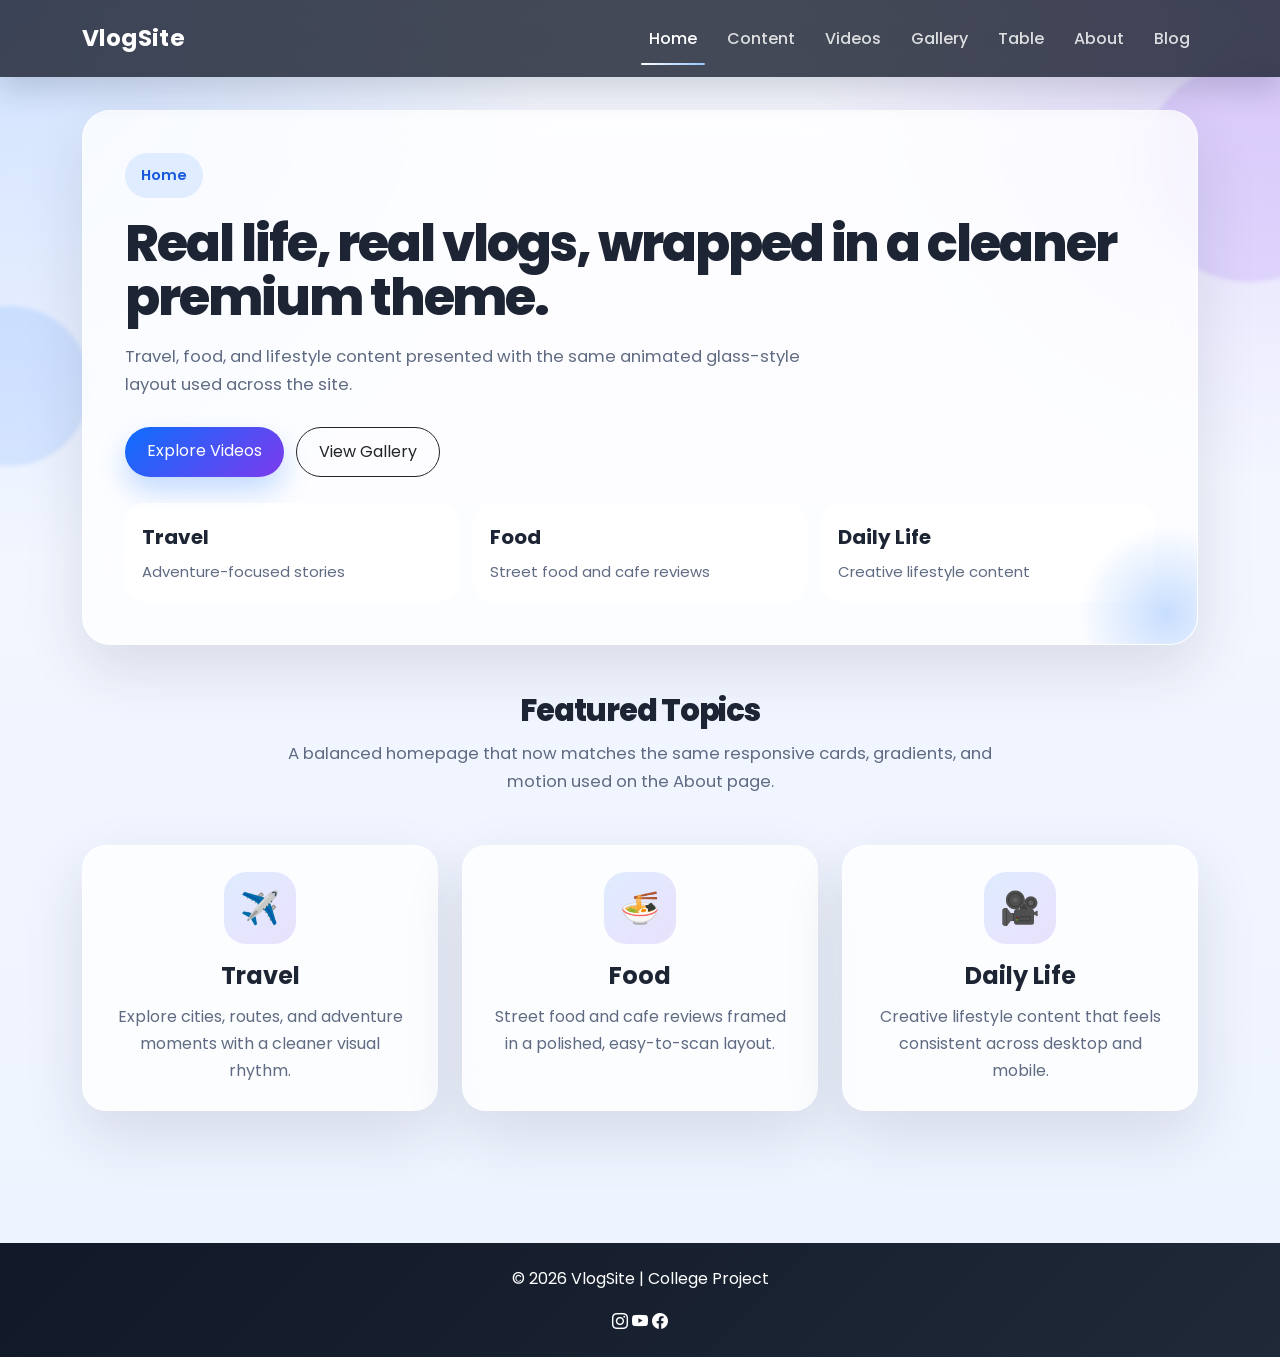
<file: index.html>
<!DOCTYPE html>
<html>
<head>
<meta charset="UTF-8">
<meta name="viewport" content="width=device-width, initial-scale=1.0">
<title>VlogSite | Home</title>
<link href="https://cdn.jsdelivr.net/npm/bootstrap@5.3.3/dist/css/bootstrap.min.css" rel="stylesheet">
<link href="https://cdn.jsdelivr.net/npm/bootstrap-icons/font/bootstrap-icons.css" rel="stylesheet">
<link rel="preconnect" href="https://fonts.googleapis.com">
<link rel="preconnect" href="https://fonts.gstatic.com" crossorigin>
<link href="https://fonts.googleapis.com/css2?family=Poppins:wght@400;500;600;700;800&display=swap" rel="stylesheet">
<link rel="stylesheet" href="style.css">
</head>

<body>

<nav class="navbar navbar-expand-lg navbar-dark fixed-top">
<div class="container">
<a class="navbar-brand fw-bold" href="index.html">VlogSite</a>
<button class="navbar-toggler" data-bs-toggle="collapse" data-bs-target="#menu">
<span class="navbar-toggler-icon"></span>
</button>
<div class="collapse navbar-collapse" id="menu">
<ul class="navbar-nav ms-auto">
<li class="nav-item"><a class="nav-link active" href="index.html">Home</a></li>
<li class="nav-item"><a class="nav-link" href="content.html">Content</a></li>
<li class="nav-item"><a class="nav-link" href="videos.html">Videos</a></li>
<li class="nav-item"><a class="nav-link" href="gallery.html">Gallery</a></li>
<li class="nav-item"><a class="nav-link" href="table.html">Table</a></li>
<li class="nav-item"><a class="nav-link" href="about.html">About</a></li>
<li class="nav-item"><a class="nav-link" href="blog.html">Blog</a></li>
</ul>
</div>
</div>
</nav>

<main class="page-shell">
<section class="container">
<div class="hero-panel">
<div class="eyebrow">Home</div>
<h1 class="hero-title">Real life, real vlogs, wrapped in a cleaner premium theme.</h1>
<p class="hero-copy">Travel, food, and lifestyle content presented with the same animated glass-style layout used across the site.</p>
<div class="hero-actions">
<a href="videos.html" class="btn btn-primary">Explore Videos</a>
<a href="gallery.html" class="btn btn-outline-dark">View Gallery</a>
</div>
<div class="hero-metrics">
<div class="metric"><strong>Travel</strong><span>Adventure-focused stories</span></div>
<div class="metric"><strong>Food</strong><span>Street food and cafe reviews</span></div>
<div class="metric"><strong>Daily Life</strong><span>Creative lifestyle content</span></div>
</div>
</div>
</section>

<section class="container py-4 py-md-5">
<div class="text-center mb-4 mb-md-5">
<h2 class="section-heading">Featured Topics</h2>
<p class="section-lead">A balanced homepage that now matches the same responsive cards, gradients, and motion used on the About page.</p>
</div>
<div class="row g-4">
<div class="col-12 col-md-4">
<div class="feature-card fade-delay-1 text-center">
<div class="feature-icon">✈️</div>
<h4>Travel</h4>
<p>Explore cities, routes, and adventure moments with a cleaner visual rhythm.</p>
</div>
</div>
<div class="col-12 col-md-4">
<div class="feature-card fade-delay-2 text-center">
<div class="feature-icon">🍜</div>
<h4>Food</h4>
<p>Street food and cafe reviews framed in a polished, easy-to-scan layout.</p>
</div>
</div>
<div class="col-12 col-md-4">
<div class="feature-card fade-delay-3 text-center">
<div class="feature-icon">🎥</div>
<h4>Daily Life</h4>
<p>Creative lifestyle content that feels consistent across desktop and mobile.</p>
</div>
</div>
</div>
</section>
</main>

<footer>
<p>© 2026 VlogSite | College Project</p>
<i class="bi bi-instagram"></i>
<i class="bi bi-youtube"></i>
<i class="bi bi-facebook"></i>
</footer>

<script src="https://cdn.jsdelivr.net/npm/bootstrap@5.3.3/dist/js/bootstrap.bundle.min.js"></script>
</body>
</html>
</file>
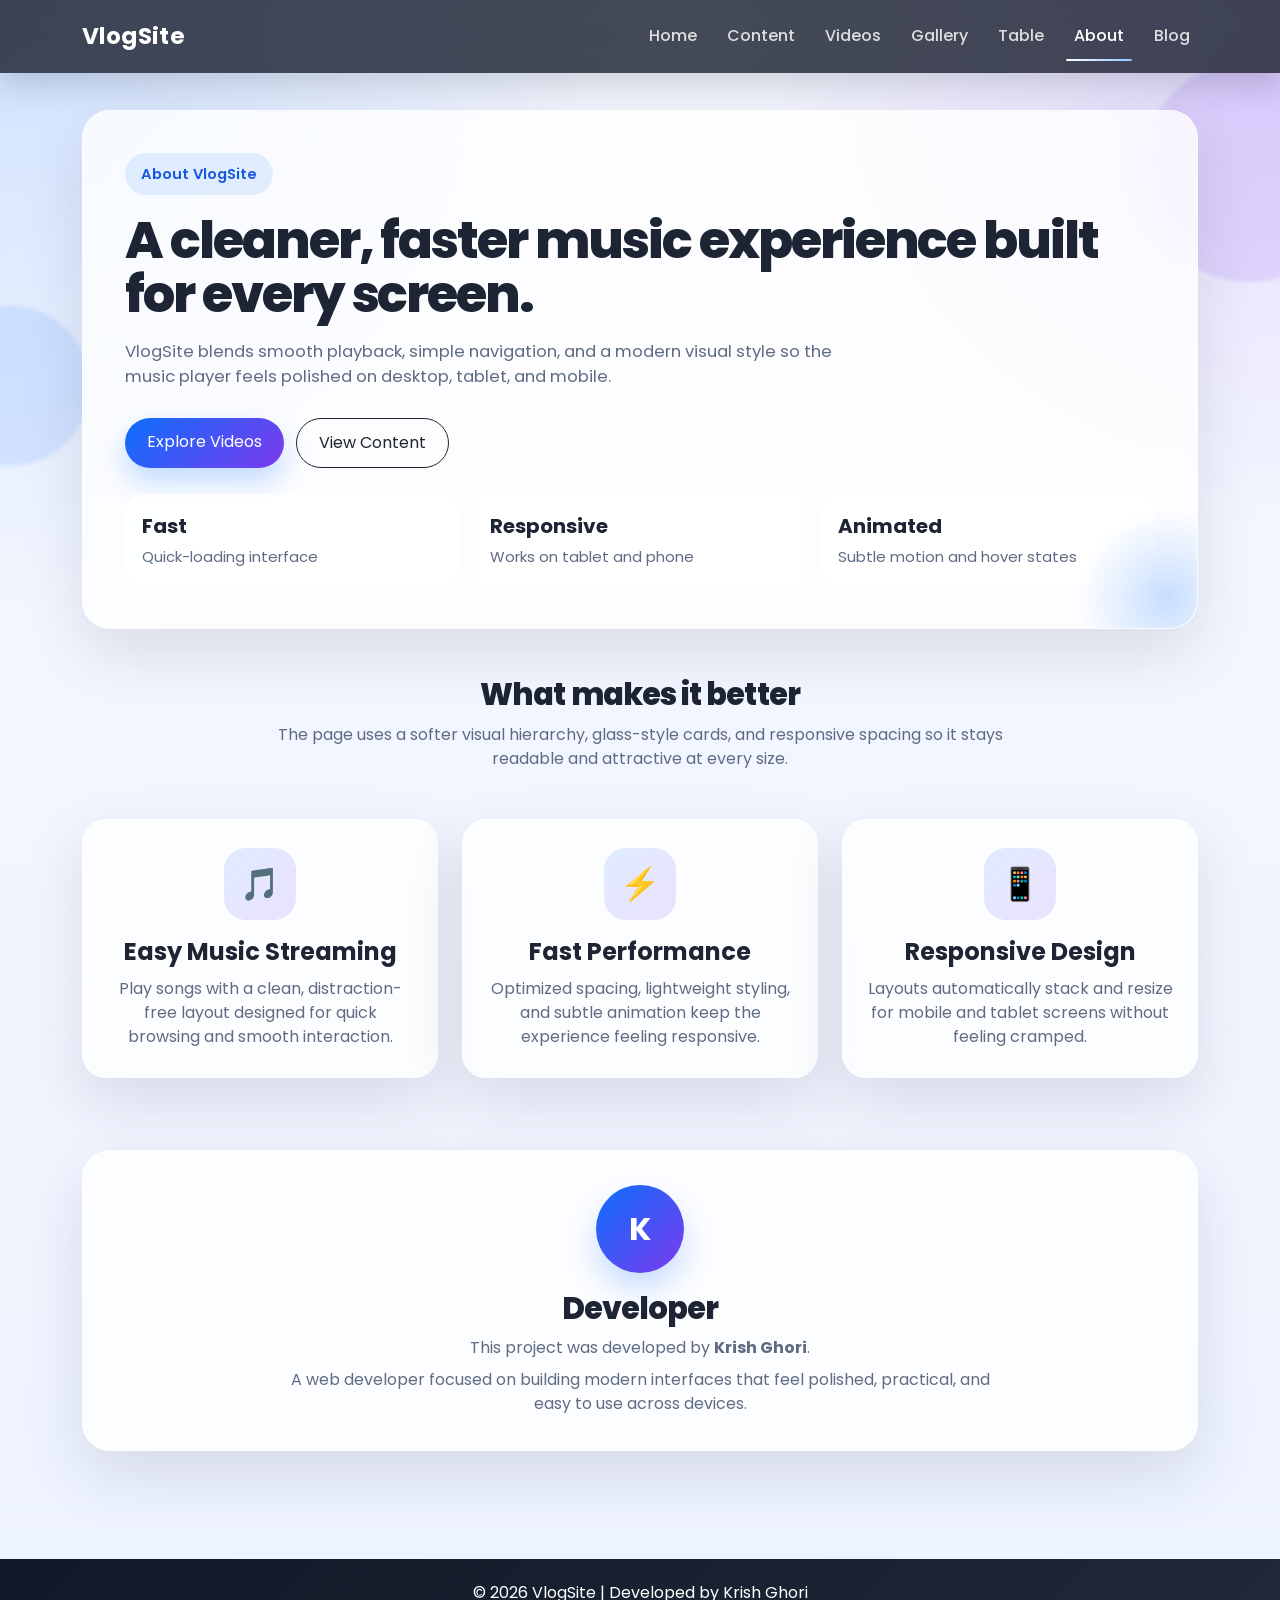
<file: about.html>
<!DOCTYPE html>
<html lang="en">
<head>
<meta charset="UTF-8">
<meta name="viewport" content="width=device-width, initial-scale=1.0">

<title>About - VlogSite</title>

<!-- Bootstrap CSS -->
<link href="https://cdn.jsdelivr.net/npm/bootstrap@5.3.3/dist/css/bootstrap.min.css" rel="stylesheet">
<link rel="preconnect" href="https://fonts.googleapis.com">
<link rel="preconnect" href="https://fonts.gstatic.com" crossorigin>
<link href="https://fonts.googleapis.com/css2?family=Poppins:wght@400;500;600;700;800&display=swap" rel="stylesheet">
<style>
    :root {
        --bg-1: #f6f8ff;
        --bg-2: #edf3ff;
        --ink: #1d2433;
        --muted: #5f6b82;
        --primary: #0d6efd;
        --accent: #7c3aed;
        --card: rgba(255, 255, 255, 0.78);
        --line: rgba(255, 255, 255, 0.5);
    }

    * {
        box-sizing: border-box;
    }

    html {
        scroll-behavior: smooth;
    }

    body {
        margin: 0;
        padding-top: 86px;
        font-family: 'Poppins', sans-serif;
        color: var(--ink);
        background:
            radial-gradient(circle at top left, rgba(13, 110, 253, 0.16), transparent 30%),
            radial-gradient(circle at top right, rgba(124, 58, 237, 0.16), transparent 26%),
            linear-gradient(180deg, var(--bg-1), var(--bg-2));
        min-height: 100vh;
        overflow-x: hidden;
    }

    .navbar {
        background: rgba(17, 24, 39, 0.78);
        backdrop-filter: blur(14px);
        box-shadow: 0 14px 30px rgba(15, 23, 42, 0.16);
        padding: 14px 0;
    }

    .navbar-brand {
        font-size: 1.45rem;
        color: #fff !important;
        letter-spacing: 0.4px;
    }

    .navbar-nav .nav-link {
        color: rgba(255, 255, 255, 0.82) !important;
        margin-left: 14px;
        position: relative;
        font-weight: 500;
    }

    .navbar-nav .nav-link::after {
        content: "";
        position: absolute;
        left: 0;
        bottom: -5px;
        width: 0;
        height: 2px;
        border-radius: 999px;
        background: linear-gradient(90deg, #ffffff, #93c5fd);
        transition: width 0.28s ease;
    }

    .navbar-nav .nav-link:hover::after,
    .navbar-nav .nav-link.active::after {
        width: 100%;
    }

    .nav-link.active {
        color: #ffffff !important;
    }

    .page-shell {
        position: relative;
        isolation: isolate;
        padding: 24px 0 56px;
    }

    .page-shell::before,
    .page-shell::after {
        content: "";
        position: absolute;
        border-radius: 999px;
        filter: blur(2px);
        opacity: 0.8;
        z-index: -1;
        animation: float 10s ease-in-out infinite;
    }

    .page-shell::before {
        width: 220px;
        height: 220px;
        top: -24px;
        right: -80px;
        background: rgba(124, 58, 237, 0.16);
    }

    .page-shell::after {
        width: 160px;
        height: 160px;
        left: -70px;
        top: 220px;
        background: rgba(13, 110, 253, 0.14);
        animation-delay: -4s;
    }

    .hero-panel,
    .feature-card,
    .developer-panel {
        background: var(--card);
        border: 1px solid var(--line);
        box-shadow: 0 24px 60px rgba(30, 41, 59, 0.12);
        backdrop-filter: blur(18px);
    }

    .hero-panel {
        border-radius: 28px;
        padding: 42px;
        position: relative;
        overflow: hidden;
        animation: fadeUp 0.8s ease both;
    }

    .hero-panel::before {
        content: "";
        position: absolute;
        inset: auto -60px -60px auto;
        width: 180px;
        height: 180px;
        border-radius: 50%;
        background: radial-gradient(circle, rgba(13, 110, 253, 0.22), transparent 70%);
    }

    .eyebrow {
        display: inline-flex;
        align-items: center;
        gap: 10px;
        padding: 10px 16px;
        border-radius: 999px;
        background: rgba(13, 110, 253, 0.1);
        color: #185adb;
        font-weight: 600;
        font-size: 0.92rem;
        margin-bottom: 18px;
    }

    .hero-title {
        font-size: clamp(2rem, 4vw, 4rem);
        line-height: 1.06;
        font-weight: 800;
        letter-spacing: -0.04em;
        margin-bottom: 18px;
    }

    .hero-copy {
        max-width: 720px;
        color: var(--muted);
        font-size: 1.04rem;
        margin-bottom: 28px;
    }

    .hero-actions {
        display: flex;
        flex-wrap: wrap;
        gap: 12px;
        margin-bottom: 26px;
    }

    .btn-primary {
        background: linear-gradient(135deg, var(--primary), var(--accent));
        border: none;
        border-radius: 999px;
        padding: 12px 22px;
        box-shadow: 0 14px 28px rgba(13, 110, 253, 0.24);
        transition: transform 0.25s ease, box-shadow 0.25s ease;
    }

    .btn-primary:hover {
        transform: translateY(-2px);
        box-shadow: 0 18px 30px rgba(13, 110, 253, 0.28);
    }

    .btn-outline-dark {
        border-radius: 999px;
        padding: 12px 22px;
    }

    .hero-metrics {
        display: grid;
        grid-template-columns: repeat(3, minmax(0, 1fr));
        gap: 14px;
    }

    .metric {
        padding: 16px;
        border-radius: 20px;
        background: rgba(255, 255, 255, 0.72);
        border: 1px solid rgba(255, 255, 255, 0.65);
    }

    .metric strong {
        display: block;
        font-size: 1.25rem;
        margin-bottom: 4px;
    }

    .metric span {
        color: var(--muted);
        font-size: 0.93rem;
    }

    .section-heading {
        font-size: clamp(1.6rem, 2.4vw, 2.4rem);
        font-weight: 800;
        letter-spacing: -0.03em;
        margin-bottom: 10px;
    }

    .section-lead {
        color: var(--muted);
        max-width: 760px;
        margin: 0 auto;
    }

    .feature-card {
        border-radius: 24px;
        padding: 28px 24px;
        height: 100%;
        text-align: center;
        transition: transform 0.28s ease, box-shadow 0.28s ease, border-color 0.28s ease;
        animation: fadeUp 0.8s ease both;
    }

    .feature-card:hover {
        transform: translateY(-8px);
        box-shadow: 0 30px 70px rgba(30, 41, 59, 0.16);
        border-color: rgba(13, 110, 253, 0.22);
    }

    .feature-icon {
        width: 72px;
        height: 72px;
        margin: 0 auto 18px;
        border-radius: 22px;
        display: grid;
        place-items: center;
        font-size: 2rem;
        background: linear-gradient(135deg, rgba(13, 110, 253, 0.12), rgba(124, 58, 237, 0.14));
        animation: float 7s ease-in-out infinite;
    }

    .feature-card h4 {
        font-weight: 700;
        margin-bottom: 10px;
    }

    .feature-card p {
        color: var(--muted);
        margin-bottom: 0;
    }

    .developer-panel {
        border-radius: 28px;
        padding: 34px;
        text-align: center;
        animation: fadeUp 0.9s ease both;
    }

    .avatar {
        width: 88px;
        height: 88px;
        margin: 0 auto 18px;
        border-radius: 50%;
        display: grid;
        place-items: center;
        background: linear-gradient(135deg, var(--primary), var(--accent));
        color: white;
        font-size: 2rem;
        font-weight: 700;
        box-shadow: 0 16px 30px rgba(13, 110, 253, 0.22);
    }

    .developer-panel p {
        color: var(--muted);
        max-width: 720px;
        margin-left: auto;
        margin-right: auto;
    }

    footer {
        background: linear-gradient(135deg, #111827, #1f2937);
        color: white;
        text-align: center;
        padding: 22px 12px;
        margin-top: 28px;
    }

    .fade-delay-1 { animation-delay: 0.06s; }
    .fade-delay-2 { animation-delay: 0.12s; }
    .fade-delay-3 { animation-delay: 0.18s; }

    @keyframes fadeUp {
        from {
            opacity: 0;
            transform: translateY(22px);
        }
        to {
            opacity: 1;
            transform: translateY(0);
        }
    }

    @keyframes float {
        0%, 100% { transform: translateY(0px); }
        50% { transform: translateY(-10px); }
    }

    @media (max-width: 991.98px) {
        body {
            padding-top: 78px;
        }

        .hero-panel,
        .developer-panel {
            padding: 30px;
        }

        .hero-metrics {
            grid-template-columns: 1fr;
        }
    }

    @media (max-width: 767.98px) {
        .navbar-nav .nav-link {
            margin-left: 0;
            padding: 8px 0;
        }

        .hero-panel {
            padding: 24px 20px;
            border-radius: 22px;
        }

        .hero-actions {
            flex-direction: column;
        }

        .hero-actions .btn {
            width: 100%;
        }

        .feature-card,
        .developer-panel {
            padding: 24px 18px;
            border-radius: 22px;
        }
    }
</style>

</head>

<body>

<nav class="navbar navbar-expand-lg navbar-dark fixed-top">
<div class="container">
<a class="navbar-brand fw-bold" href="v1.html">VlogSite</a>
<button class="navbar-toggler" data-bs-toggle="collapse" data-bs-target="#menu">
<span class="navbar-toggler-icon"></span>
</button>
<div class="collapse navbar-collapse" id="menu">
<ul class="navbar-nav ms-auto">
<li class="nav-item"><a class="nav-link" href="v1.html">Home</a></li>
<li class="nav-item"><a class="nav-link" href="content.html">Content</a></li>
<li class="nav-item"><a class="nav-link" href="videos.html">Videos</a></li>
<li class="nav-item"><a class="nav-link" href="gallery.html">Gallery</a></li>
<li class="nav-item"><a class="nav-link" href="table.html">Table</a></li>
<li class="nav-item"><a class="nav-link active" href="about.html">About</a></li>
<li class="nav-item"><a class="nav-link" href="blog.html">Blog</a></li>
</ul>
</div>
</div>
</nav>

<main class="page-shell">
<section class="container">
    <div class="hero-panel">
        <div class="eyebrow">About VlogSite</div>
        <h1 class="hero-title">A cleaner, faster music experience built for every screen.</h1>
        <p class="hero-copy">
            VlogSite blends smooth playback, simple navigation, and a modern visual style so the music player feels polished on desktop, tablet, and mobile.
        </p>
        <div class="hero-actions">
            <a class="btn btn-primary" href="videos.html">Explore Videos</a>
            <a class="btn btn-outline-dark" href="content.html">View Content</a>
        </div>
        <div class="hero-metrics">
            <div class="metric">
                <strong>Fast</strong>
                <span>Quick-loading interface</span>
            </div>
            <div class="metric">
                <strong>Responsive</strong>
                <span>Works on tablet and phone</span>
            </div>
            <div class="metric">
                <strong>Animated</strong>
                <span>Subtle motion and hover states</span>
            </div>
        </div>
    </div>
</section>

<section class="container py-4 py-md-5">
    <div class="text-center mb-4 mb-md-5">
        <h2 class="section-heading">What makes it better</h2>
        <p class="section-lead">
            The page uses a softer visual hierarchy, glass-style cards, and responsive spacing so it stays readable and attractive at every size.
        </p>
    </div>

    <div class="row g-4">
        <div class="col-12 col-md-4">
            <div class="feature-card fade-delay-1">
                <div class="feature-icon">🎵</div>
                <h4>Easy Music Streaming</h4>
                <p>Play songs with a clean, distraction-free layout designed for quick browsing and smooth interaction.</p>
            </div>
        </div>

        <div class="col-12 col-md-4">
            <div class="feature-card fade-delay-2">
                <div class="feature-icon">⚡</div>
                <h4>Fast Performance</h4>
                <p>Optimized spacing, lightweight styling, and subtle animation keep the experience feeling responsive.</p>
            </div>
        </div>

        <div class="col-12 col-md-4">
            <div class="feature-card fade-delay-3">
                <div class="feature-icon">📱</div>
                <h4>Responsive Design</h4>
                <p>Layouts automatically stack and resize for mobile and tablet screens without feeling cramped.</p>
            </div>
        </div>
    </div>
</section>

<section class="container py-2 py-md-4">
    <div class="developer-panel">
        <div class="avatar">K</div>
        <h2 class="section-heading mb-2">Developer</h2>
        <p class="mb-2">
            This project was developed by <strong>Krish Ghori</strong>.
        </p>
        <p class="mb-0">
            A web developer focused on building modern interfaces that feel polished, practical, and easy to use across devices.
        </p>
    </div>
</section>
</main>

<!-- Footer -->
<footer>

<p class="mb-0">
© 2026 VlogSite | Developed by Krish Ghori
</p>

</footer>

<!-- Bootstrap JS -->
<script src="https://cdn.jsdelivr.net/npm/bootstrap@5.3.3/dist/js/bootstrap.bundle.min.js"></script>

</body>
</html>
</file>
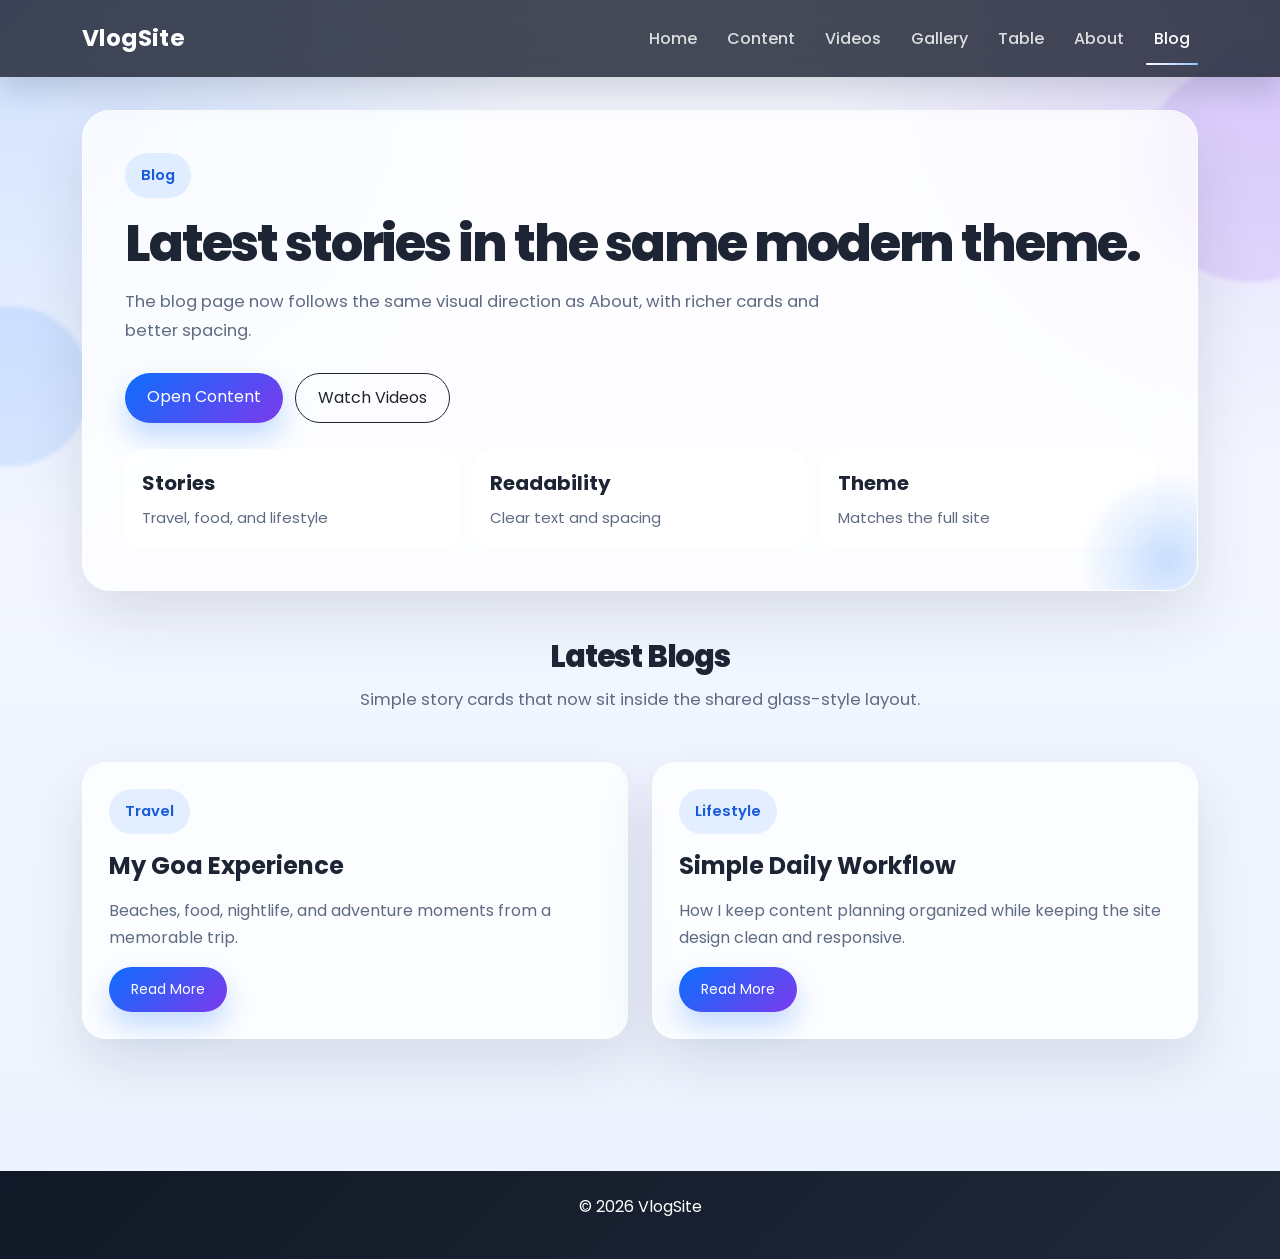
<file: blog.html>
<!DOCTYPE html>
<html>
<head>
<meta charset="UTF-8">
<meta name="viewport" content="width=device-width, initial-scale=1.0">
<title>VlogSite | Blog</title>
<link href="https://cdn.jsdelivr.net/npm/bootstrap@5.3.3/dist/css/bootstrap.min.css" rel="stylesheet">
<link rel="preconnect" href="https://fonts.googleapis.com">
<link rel="preconnect" href="https://fonts.gstatic.com" crossorigin>
<link href="https://fonts.googleapis.com/css2?family=Poppins:wght@400;500;600;700;800&display=swap" rel="stylesheet">
<link rel="stylesheet" href="style.css">
</head>
<body>

<nav class="navbar navbar-expand-lg navbar-dark fixed-top">
<div class="container">
<a class="navbar-brand fw-bold" href="v1.html">VlogSite</a>
<button class="navbar-toggler" data-bs-toggle="collapse" data-bs-target="#menu">
<span class="navbar-toggler-icon"></span>
</button>
<div class="collapse navbar-collapse" id="menu">
<ul class="navbar-nav ms-auto">
<li class="nav-item"><a class="nav-link" href="v1.html">Home</a></li>
<li class="nav-item"><a class="nav-link" href="content.html">Content</a></li>
<li class="nav-item"><a class="nav-link" href="videos.html">Videos</a></li>
<li class="nav-item"><a class="nav-link" href="gallery.html">Gallery</a></li>
<li class="nav-item"><a class="nav-link" href="table.html">Table</a></li>
<li class="nav-item"><a class="nav-link" href="about.html">About</a></li>
<li class="nav-item"><a class="nav-link active" href="blog.html">Blog</a></li>
</ul>
</div>
</div>
</nav>

<main class="page-shell">
<section class="container">
<div class="hero-panel">
<div class="eyebrow">Blog</div>
<h1 class="hero-title">Latest stories in the same modern theme.</h1>
<p class="hero-copy">The blog page now follows the same visual direction as About, with richer cards and better spacing.</p>
<div class="hero-actions">
<a href="content.html" class="btn btn-primary">Open Content</a>
<a href="videos.html" class="btn btn-outline-dark">Watch Videos</a>
</div>
<div class="hero-metrics">
<div class="metric"><strong>Stories</strong><span>Travel, food, and lifestyle</span></div>
<div class="metric"><strong>Readability</strong><span>Clear text and spacing</span></div>
<div class="metric"><strong>Theme</strong><span>Matches the full site</span></div>
</div>
</div>
</section>

<section class="container py-4 py-md-5">
<div class="text-center mb-4 mb-md-5">
<h2 class="section-heading">Latest Blogs</h2>
<p class="section-lead">Simple story cards that now sit inside the shared glass-style layout.</p>
</div>
<div class="row g-4">
<div class="col-12 col-md-6">
<div class="blog-card fade-delay-1">
<div class="media-chip">Travel</div>
<h4>My Goa Experience</h4>
<p>Beaches, food, nightlife, and adventure moments from a memorable trip.</p>
<a href="#" class="btn btn-primary btn-sm mt-3">Read More</a>
</div>
</div>
<div class="col-12 col-md-6">
<div class="blog-card fade-delay-2">
<div class="media-chip">Lifestyle</div>
<h4>Simple Daily Workflow</h4>
<p>How I keep content planning organized while keeping the site design clean and responsive.</p>
<a href="#" class="btn btn-primary btn-sm mt-3">Read More</a>
</div>
</div>
</div>
</section>
</main>

<footer>
<p>© 2026 VlogSite</p>
</footer>

<script src="https://cdn.jsdelivr.net/npm/bootstrap@5.3.3/dist/js/bootstrap.bundle.min.js"></script>

</body>
</html>
</file>
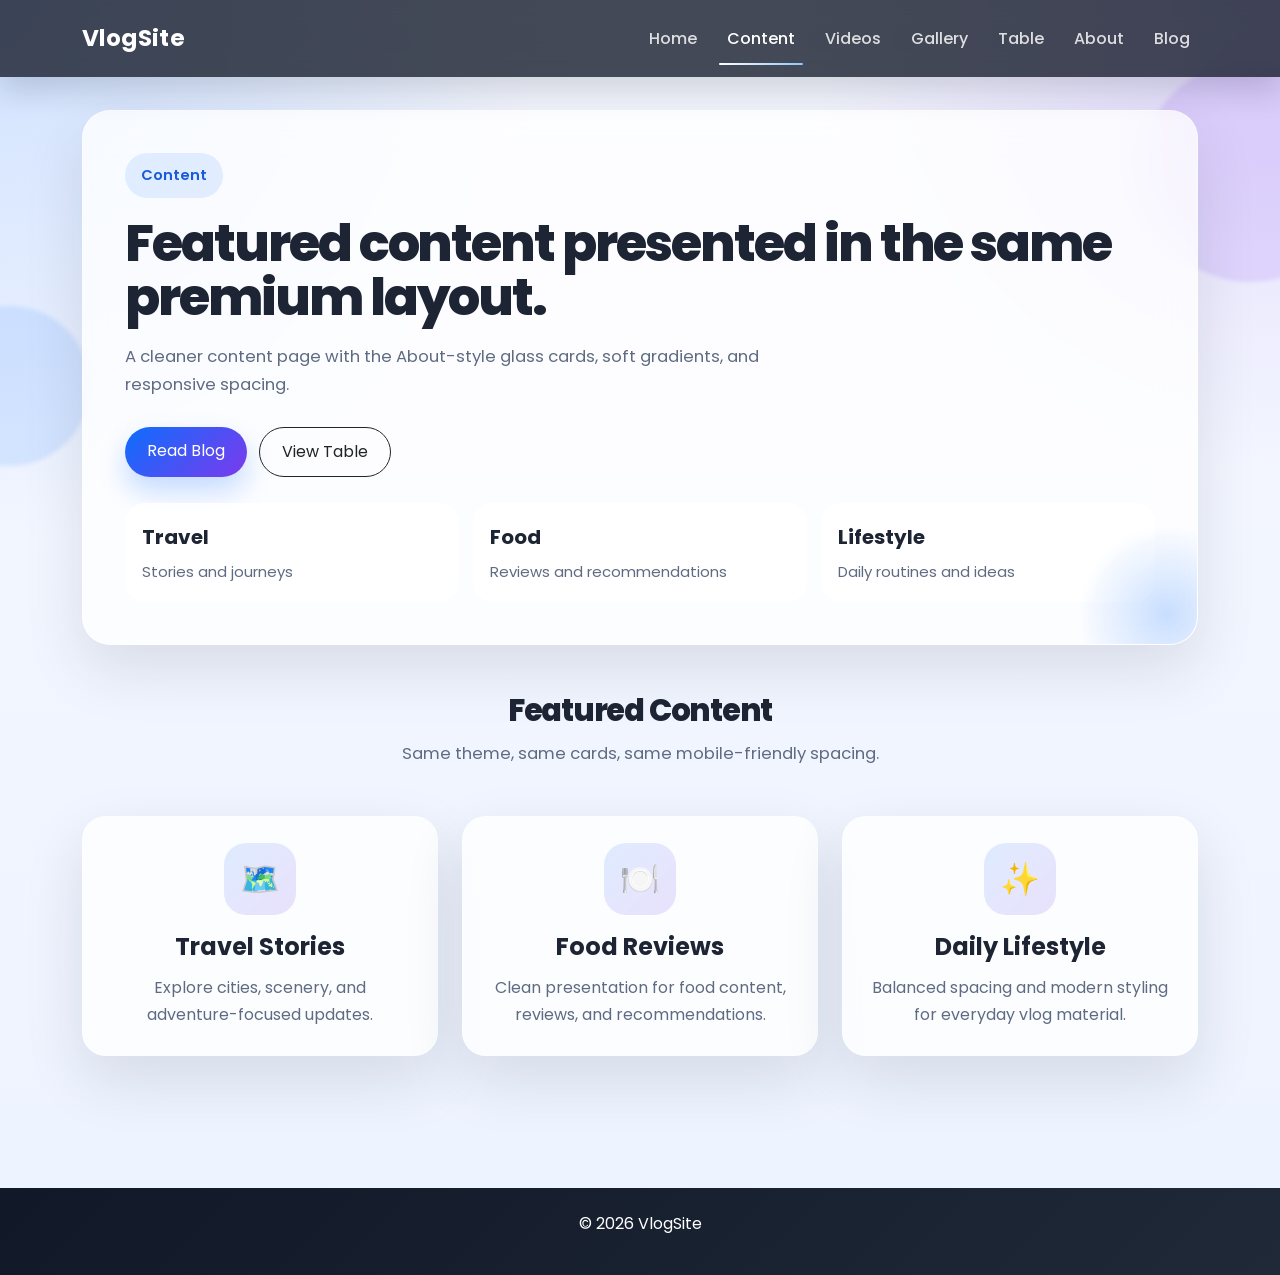
<file: content.html>
<!DOCTYPE html>
<html>
<head>
<meta charset="UTF-8">
<meta name="viewport" content="width=device-width, initial-scale=1.0">
<title>VlogSite | Content</title>
<link href="https://cdn.jsdelivr.net/npm/bootstrap@5.3.3/dist/css/bootstrap.min.css" rel="stylesheet">
<link rel="preconnect" href="https://fonts.googleapis.com">
<link rel="preconnect" href="https://fonts.gstatic.com" crossorigin>
<link href="https://fonts.googleapis.com/css2?family=Poppins:wght@400;500;600;700;800&display=swap" rel="stylesheet">
<link rel="stylesheet" href="style.css">
</head>
<body>

<nav class="navbar navbar-expand-lg navbar-dark fixed-top">
<div class="container">
<a class="navbar-brand fw-bold" href="v1.html">VlogSite</a>
<button class="navbar-toggler" data-bs-toggle="collapse" data-bs-target="#menu">
<span class="navbar-toggler-icon"></span>
</button>
<div class="collapse navbar-collapse" id="menu">
<ul class="navbar-nav ms-auto">
<li class="nav-item"><a class="nav-link" href="v1.html">Home</a></li>
<li class="nav-item"><a class="nav-link active" href="content.html">Content</a></li>
<li class="nav-item"><a class="nav-link" href="videos.html">Videos</a></li>
<li class="nav-item"><a class="nav-link" href="gallery.html">Gallery</a></li>
<li class="nav-item"><a class="nav-link" href="table.html">Table</a></li>
<li class="nav-item"><a class="nav-link" href="about.html">About</a></li>
<li class="nav-item"><a class="nav-link" href="blog.html">Blog</a></li>
</ul>
</div>
</div>
</nav>

<main class="page-shell">
<section class="container">
<div class="hero-panel">
<div class="eyebrow">Content</div>
<h1 class="hero-title">Featured content presented in the same premium layout.</h1>
<p class="hero-copy">A cleaner content page with the About-style glass cards, soft gradients, and responsive spacing.</p>
<div class="hero-actions">
<a href="blog.html" class="btn btn-primary">Read Blog</a>
<a href="table.html" class="btn btn-outline-dark">View Table</a>
</div>
<div class="hero-metrics">
<div class="metric"><strong>Travel</strong><span>Stories and journeys</span></div>
<div class="metric"><strong>Food</strong><span>Reviews and recommendations</span></div>
<div class="metric"><strong>Lifestyle</strong><span>Daily routines and ideas</span></div>
</div>
</div>
</section>

<section class="container py-4 py-md-5">
<div class="text-center mb-4 mb-md-5">
<h2 class="section-heading">Featured Content</h2>
<p class="section-lead">Same theme, same cards, same mobile-friendly spacing.</p>
</div>
<div class="row g-4">
<div class="col-12 col-md-4"><div class="feature-card fade-delay-1 text-center"><div class="feature-icon">🗺️</div><h4>Travel Stories</h4><p>Explore cities, scenery, and adventure-focused updates.</p></div></div>
<div class="col-12 col-md-4"><div class="feature-card fade-delay-2 text-center"><div class="feature-icon">🍽️</div><h4>Food Reviews</h4><p>Clean presentation for food content, reviews, and recommendations.</p></div></div>
<div class="col-12 col-md-4"><div class="feature-card fade-delay-3 text-center"><div class="feature-icon">✨</div><h4>Daily Lifestyle</h4><p>Balanced spacing and modern styling for everyday vlog material.</p></div></div>
</div>
</section>
</main>

<footer>
<p>© 2026 VlogSite</p>
</footer>

<script src="https://cdn.jsdelivr.net/npm/bootstrap@5.3.3/dist/js/bootstrap.bundle.min.js"></script>

</body>
</html>
</file>
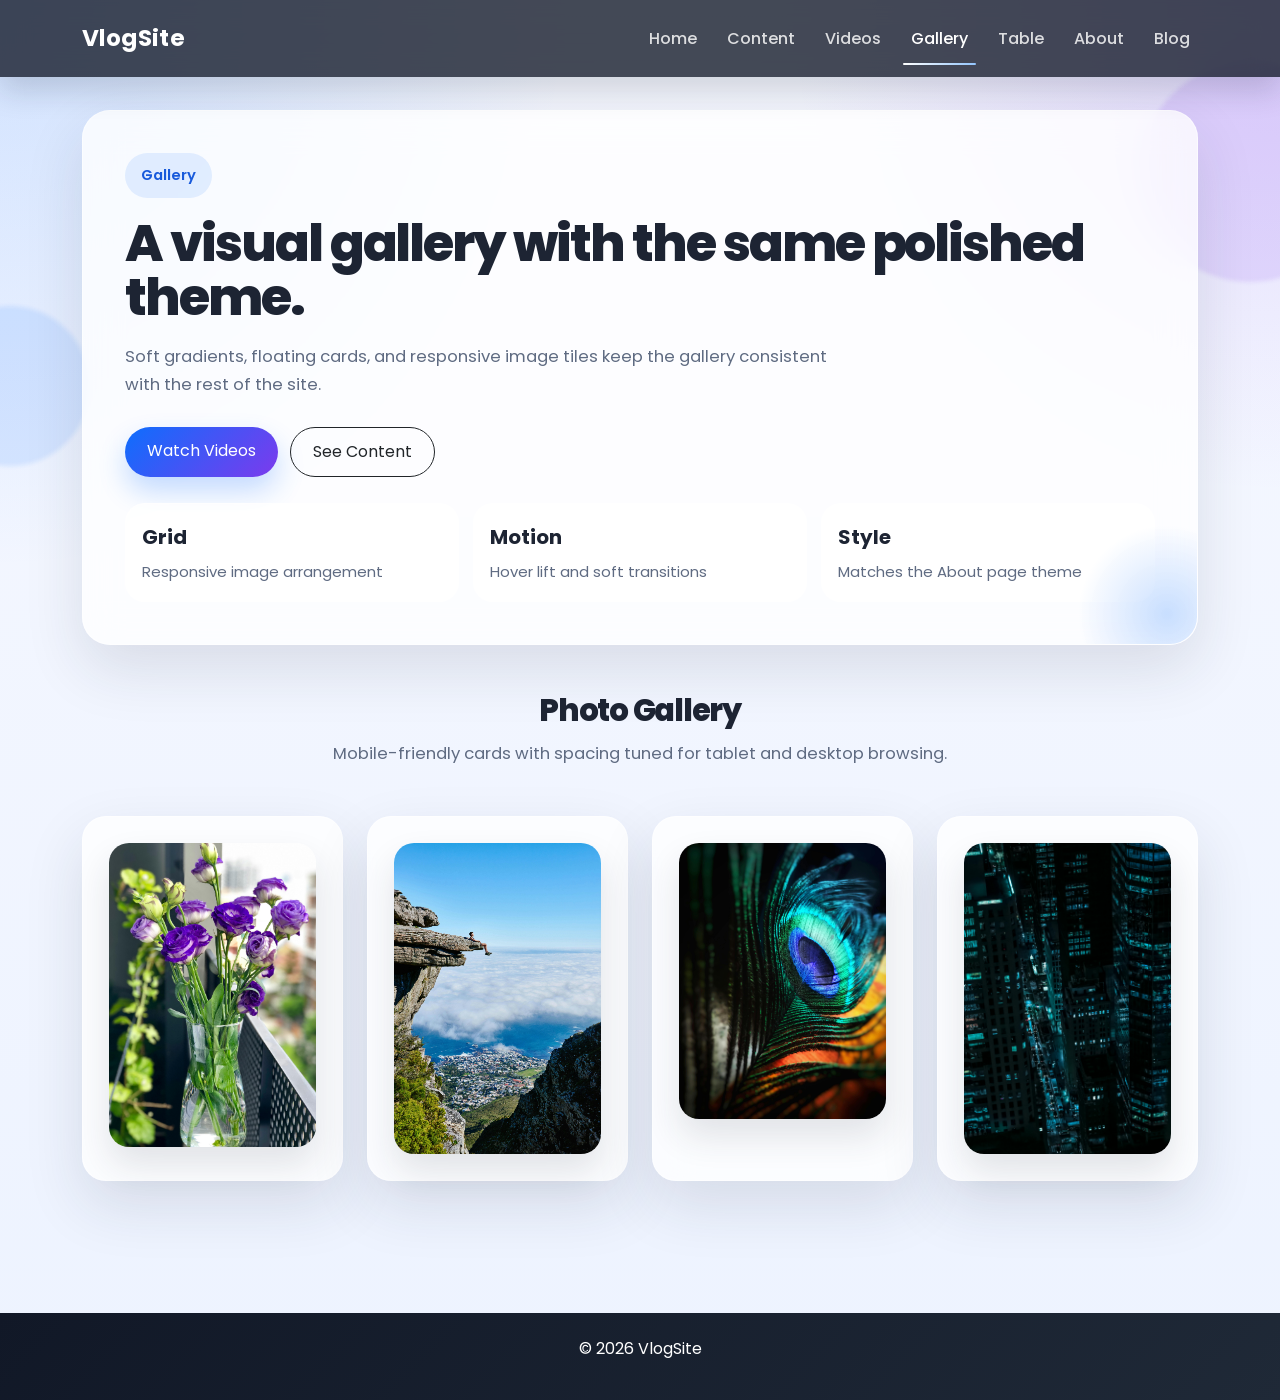
<file: gallery.html>
<!DOCTYPE html>
<html>
<head>
<meta charset="UTF-8">
<meta name="viewport" content="width=device-width, initial-scale=1.0">
<title>VlogSite | Gallery</title>
<link href="https://cdn.jsdelivr.net/npm/bootstrap@5.3.3/dist/css/bootstrap.min.css" rel="stylesheet">
<link rel="preconnect" href="https://fonts.googleapis.com">
<link rel="preconnect" href="https://fonts.gstatic.com" crossorigin>
<link href="https://fonts.googleapis.com/css2?family=Poppins:wght@400;500;600;700;800&display=swap" rel="stylesheet">
<link rel="stylesheet" href="style.css">
</head>
<body>

<nav class="navbar navbar-expand-lg navbar-dark fixed-top">
<div class="container">
<a class="navbar-brand fw-bold" href="v1.html">VlogSite</a>
<button class="navbar-toggler" data-bs-toggle="collapse" data-bs-target="#menu">
<span class="navbar-toggler-icon"></span>
</button>
<div class="collapse navbar-collapse" id="menu">
<ul class="navbar-nav ms-auto">
<li class="nav-item"><a class="nav-link" href="v1.html">Home</a></li>
<li class="nav-item"><a class="nav-link" href="content.html">Content</a></li>
<li class="nav-item"><a class="nav-link" href="videos.html">Videos</a></li>
<li class="nav-item"><a class="nav-link active" href="gallery.html">Gallery</a></li>
<li class="nav-item"><a class="nav-link" href="table.html">Table</a></li>
<li class="nav-item"><a class="nav-link" href="about.html">About</a></li>
<li class="nav-item"><a class="nav-link" href="blog.html">Blog</a></li>
</ul>
</div>
</div>
</nav>

<main class="page-shell">
<section class="container">
<div class="hero-panel">
<div class="eyebrow">Gallery</div>
<h1 class="hero-title">A visual gallery with the same polished theme.</h1>
<p class="hero-copy">Soft gradients, floating cards, and responsive image tiles keep the gallery consistent with the rest of the site.</p>
<div class="hero-actions">
<a href="videos.html" class="btn btn-primary">Watch Videos</a>
<a href="content.html" class="btn btn-outline-dark">See Content</a>
</div>
<div class="hero-metrics">
<div class="metric"><strong>Grid</strong><span>Responsive image arrangement</span></div>
<div class="metric"><strong>Motion</strong><span>Hover lift and soft transitions</span></div>
<div class="metric"><strong>Style</strong><span>Matches the About page theme</span></div>
</div>
</div>
</section>

<section class="container py-4 py-md-5">
<div class="text-center mb-4 mb-md-5">
<h2 class="section-heading">Photo Gallery</h2>
<p class="section-lead">Mobile-friendly cards with spacing tuned for tablet and desktop browsing.</p>
</div>
<div class="row g-4 gallery-grid">
<div class="col-12 col-sm-6 col-lg-3"><div class="gallery-card fade-delay-1"><img src="1img.jpg" alt="Gallery image 1"></div></div>
<div class="col-12 col-sm-6 col-lg-3"><div class="gallery-card fade-delay-2"><img src="2img.jpg" alt="Gallery image 2"></div></div>
<div class="col-12 col-sm-6 col-lg-3"><div class="gallery-card fade-delay-3"><img src="3img.jpg" alt="Gallery image 3"></div></div>
<div class="col-12 col-sm-6 col-lg-3"><div class="gallery-card fade-delay-3"><img src="4img.jpg" alt="Gallery image 4"></div></div>
</div>
</section>
</main>

<footer>
<p>© 2026 VlogSite</p>
</footer>

<script src="https://cdn.jsdelivr.net/npm/bootstrap@5.3.3/dist/js/bootstrap.bundle.min.js"></script>

</body>
</html>
</file>
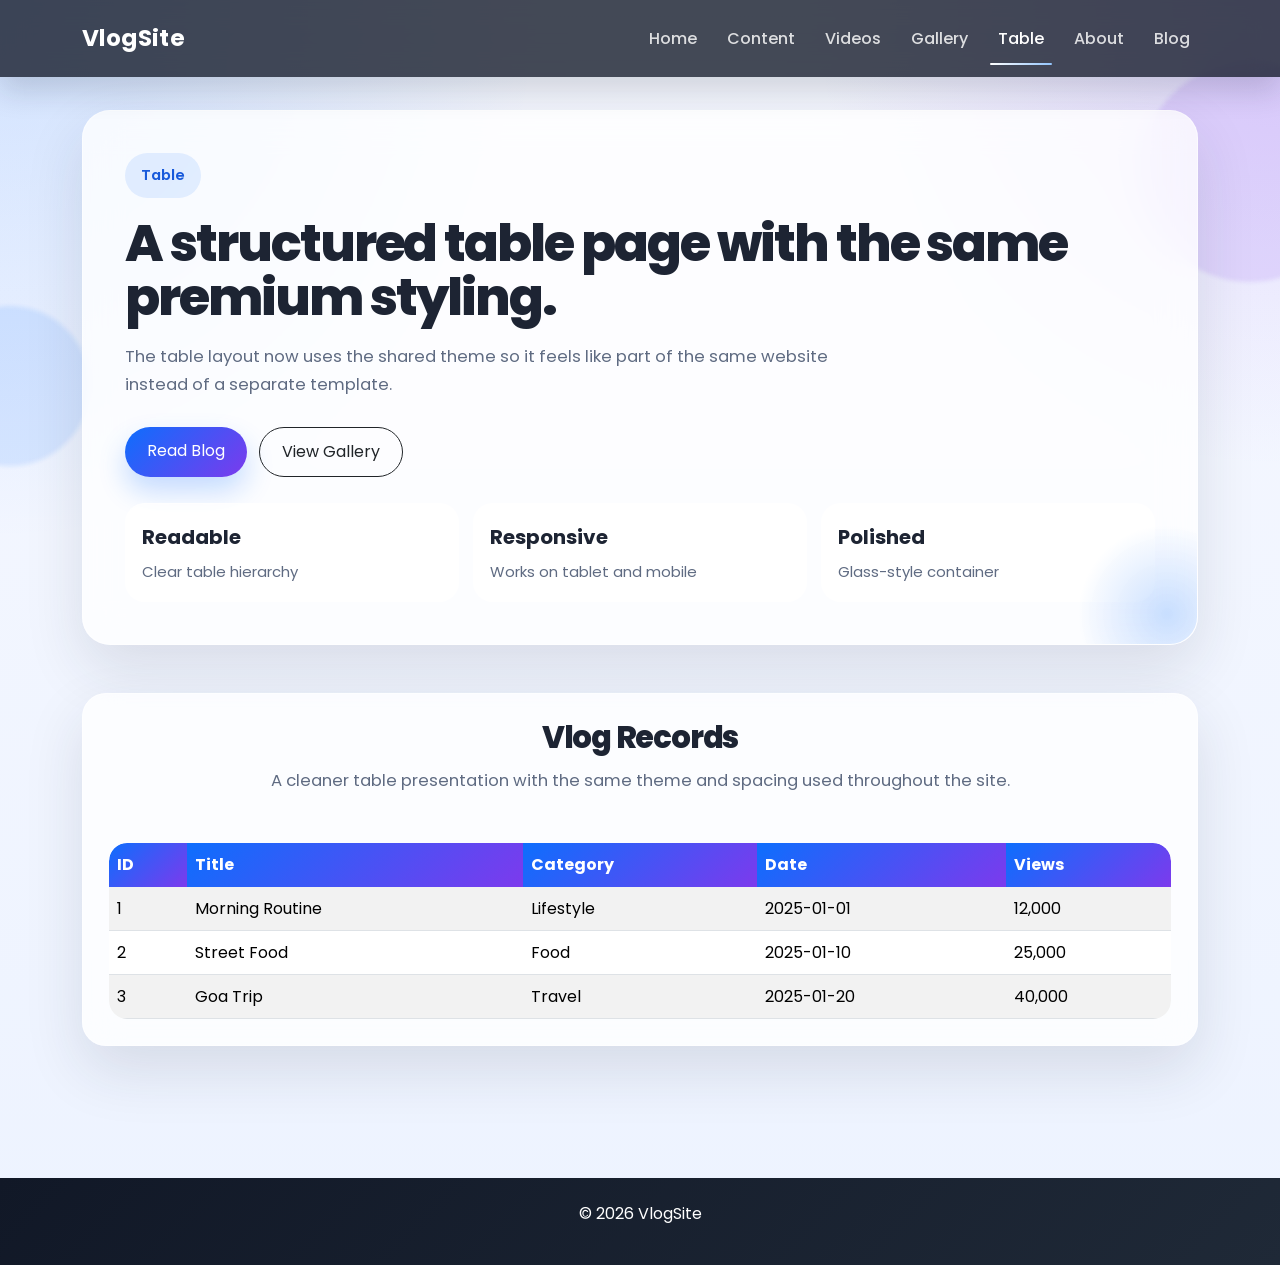
<file: table.html>
<!DOCTYPE html>
<html>
<head>
<meta charset="UTF-8">
<meta name="viewport" content="width=device-width, initial-scale=1.0">
<title>VlogSite | Table</title>
<link href="https://cdn.jsdelivr.net/npm/bootstrap@5.3.3/dist/css/bootstrap.min.css" rel="stylesheet">
<link rel="preconnect" href="https://fonts.googleapis.com">
<link rel="preconnect" href="https://fonts.gstatic.com" crossorigin>
<link href="https://fonts.googleapis.com/css2?family=Poppins:wght@400;500;600;700;800&display=swap" rel="stylesheet">
<link rel="stylesheet" href="style.css">
</head>
<body>

<nav class="navbar navbar-expand-lg navbar-dark fixed-top">
<div class="container">
<a class="navbar-brand fw-bold" href="v1.html">VlogSite</a>
<button class="navbar-toggler" data-bs-toggle="collapse" data-bs-target="#menu">
<span class="navbar-toggler-icon"></span>
</button>
<div class="collapse navbar-collapse" id="menu">
<ul class="navbar-nav ms-auto">
<li class="nav-item"><a class="nav-link" href="v1.html">Home</a></li>
<li class="nav-item"><a class="nav-link" href="content.html">Content</a></li>
<li class="nav-item"><a class="nav-link" href="videos.html">Videos</a></li>
<li class="nav-item"><a class="nav-link" href="gallery.html">Gallery</a></li>
<li class="nav-item"><a class="nav-link active" href="table.html">Table</a></li>
<li class="nav-item"><a class="nav-link" href="about.html">About</a></li>
<li class="nav-item"><a class="nav-link" href="blog.html">Blog</a></li>
</ul>
</div>
</div>
</nav>

<main class="page-shell">
<section class="container">
<div class="hero-panel">
<div class="eyebrow">Table</div>
<h1 class="hero-title">A structured table page with the same premium styling.</h1>
<p class="hero-copy">The table layout now uses the shared theme so it feels like part of the same website instead of a separate template.</p>
<div class="hero-actions">
<a href="blog.html" class="btn btn-primary">Read Blog</a>
<a href="gallery.html" class="btn btn-outline-dark">View Gallery</a>
</div>
<div class="hero-metrics">
<div class="metric"><strong>Readable</strong><span>Clear table hierarchy</span></div>
<div class="metric"><strong>Responsive</strong><span>Works on tablet and mobile</span></div>
<div class="metric"><strong>Polished</strong><span>Glass-style container</span></div>
</div>
</div>
</section>

<section class="container py-4 py-md-5">
<div class="table-card">
<div class="text-center mb-4 mb-md-5">
<h2 class="section-heading">Vlog Records</h2>
<p class="section-lead">A cleaner table presentation with the same theme and spacing used throughout the site.</p>
</div>
<div class="table-responsive">
<table class="table table-striped table-hover align-middle">
<thead class="table-primary">
<tr>
<th>ID</th>
<th>Title</th>
<th>Category</th>
<th>Date</th>
<th>Views</th>
</tr>
</thead>
<tbody>
<tr><td>1</td><td>Morning Routine</td><td>Lifestyle</td><td>2025-01-01</td><td>12,000</td></tr>
<tr><td>2</td><td>Street Food</td><td>Food</td><td>2025-01-10</td><td>25,000</td></tr>
<tr><td>3</td><td>Goa Trip</td><td>Travel</td><td>2025-01-20</td><td>40,000</td></tr>
</tbody>
</table>
</div>
</div>
</section>
</main>

<footer>
<p>© 2026 VlogSite</p>
</footer>

<script src="https://cdn.jsdelivr.net/npm/bootstrap@5.3.3/dist/js/bootstrap.bundle.min.js"></script>

</body>
</html>
</file>
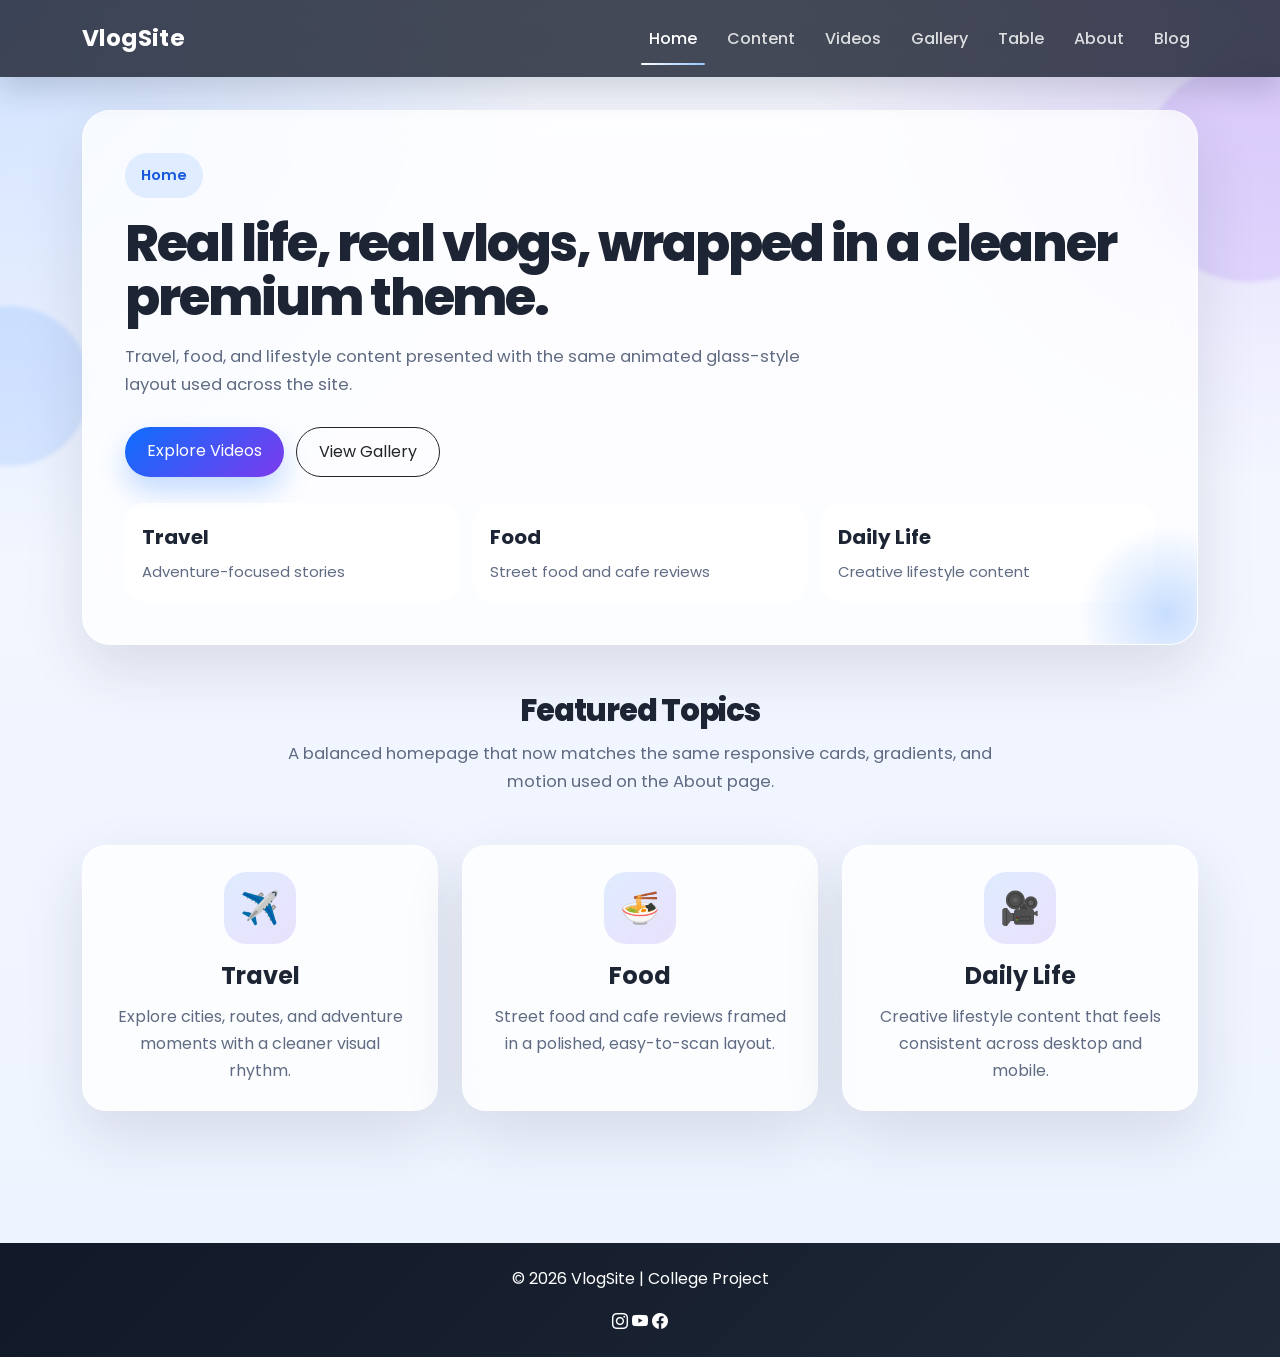
<file: v1.html>
<!DOCTYPE html>
<html>
<head>
<meta charset="UTF-8">
<meta name="viewport" content="width=device-width, initial-scale=1.0">
<title>VlogSite | Home</title>
<link href="https://cdn.jsdelivr.net/npm/bootstrap@5.3.3/dist/css/bootstrap.min.css" rel="stylesheet">
<link href="https://cdn.jsdelivr.net/npm/bootstrap-icons/font/bootstrap-icons.css" rel="stylesheet">
<link rel="preconnect" href="https://fonts.googleapis.com">
<link rel="preconnect" href="https://fonts.gstatic.com" crossorigin>
<link href="https://fonts.googleapis.com/css2?family=Poppins:wght@400;500;600;700;800&display=swap" rel="stylesheet">
<link rel="stylesheet" href="style.css">
</head>

<body>

<!-- NAVBAR -->
<nav class="navbar navbar-expand-lg navbar-dark fixed-top">
<div class="container">
<a class="navbar-brand fw-bold" href="#">VlogSite</a>
<button class="navbar-toggler" data-bs-toggle="collapse" data-bs-target="#menu">
<span class="navbar-toggler-icon"></span>
</button>
<div class="collapse navbar-collapse" id="menu">
<ul class="navbar-nav ms-auto">
<li class="nav-item"><a class="nav-link active" href="v1.html">Home</a></li>
<li class="nav-item"><a class="nav-link" href="content.html">Content</a></li>
<li class="nav-item"><a class="nav-link" href="videos.html">Videos</a></li>
<li class="nav-item"><a class="nav-link" href="gallery.html">Gallery</a></li>
<li class="nav-item"><a class="nav-link" href="table.html">Table</a></li>
<li class="nav-item"><a class="nav-link" href="about.html">About</a></li>
<li class="nav-item"><a class="nav-link" href="blog.html">Blog</a></li>
</ul>
</div>
</div>
</nav>

<main class="page-shell">
<section class="container">
<div class="hero-panel">
<div class="eyebrow">Home</div>
<h1 class="hero-title">Real life, real vlogs, wrapped in a cleaner premium theme.</h1>
<p class="hero-copy">Travel, food, and lifestyle content presented with the same animated glass-style layout used across the site.</p>
<div class="hero-actions">
<a href="videos.html" class="btn btn-primary">Explore Videos</a>
<a href="gallery.html" class="btn btn-outline-dark">View Gallery</a>
</div>
<div class="hero-metrics">
<div class="metric"><strong>Travel</strong><span>Adventure-focused stories</span></div>
<div class="metric"><strong>Food</strong><span>Street food and cafe reviews</span></div>
<div class="metric"><strong>Daily Life</strong><span>Creative lifestyle content</span></div>
</div>
</div>
</section>

<section class="container py-4 py-md-5">
<div class="text-center mb-4 mb-md-5">
<h2 class="section-heading">Featured Topics</h2>
<p class="section-lead">A balanced homepage that now matches the same responsive cards, gradients, and motion used on the About page.</p>
</div>
<div class="row g-4">
<div class="col-12 col-md-4">
<div class="feature-card fade-delay-1 text-center">
<div class="feature-icon">✈️</div>
<h4>Travel</h4>
<p>Explore cities, routes, and adventure moments with a cleaner visual rhythm.</p>
</div>
</div>
<div class="col-12 col-md-4">
<div class="feature-card fade-delay-2 text-center">
<div class="feature-icon">🍜</div>
<h4>Food</h4>
<p>Street food and cafe reviews framed in a polished, easy-to-scan layout.</p>
</div>
</div>
<div class="col-12 col-md-4">
<div class="feature-card fade-delay-3 text-center">
<div class="feature-icon">🎥</div>
<h4>Daily Life</h4>
<p>Creative lifestyle content that feels consistent across desktop and mobile.</p>
</div>
</div>
</div>
</section>
</main>

<footer>
<p>© 2026 VlogSite | College Project</p>
<i class="bi bi-instagram"></i>
<i class="bi bi-youtube"></i>
<i class="bi bi-facebook"></i>
</footer>

<script src="https://cdn.jsdelivr.net/npm/bootstrap@5.3.3/dist/js/bootstrap.bundle.min.js"></script>
</body>
</html>
</file>
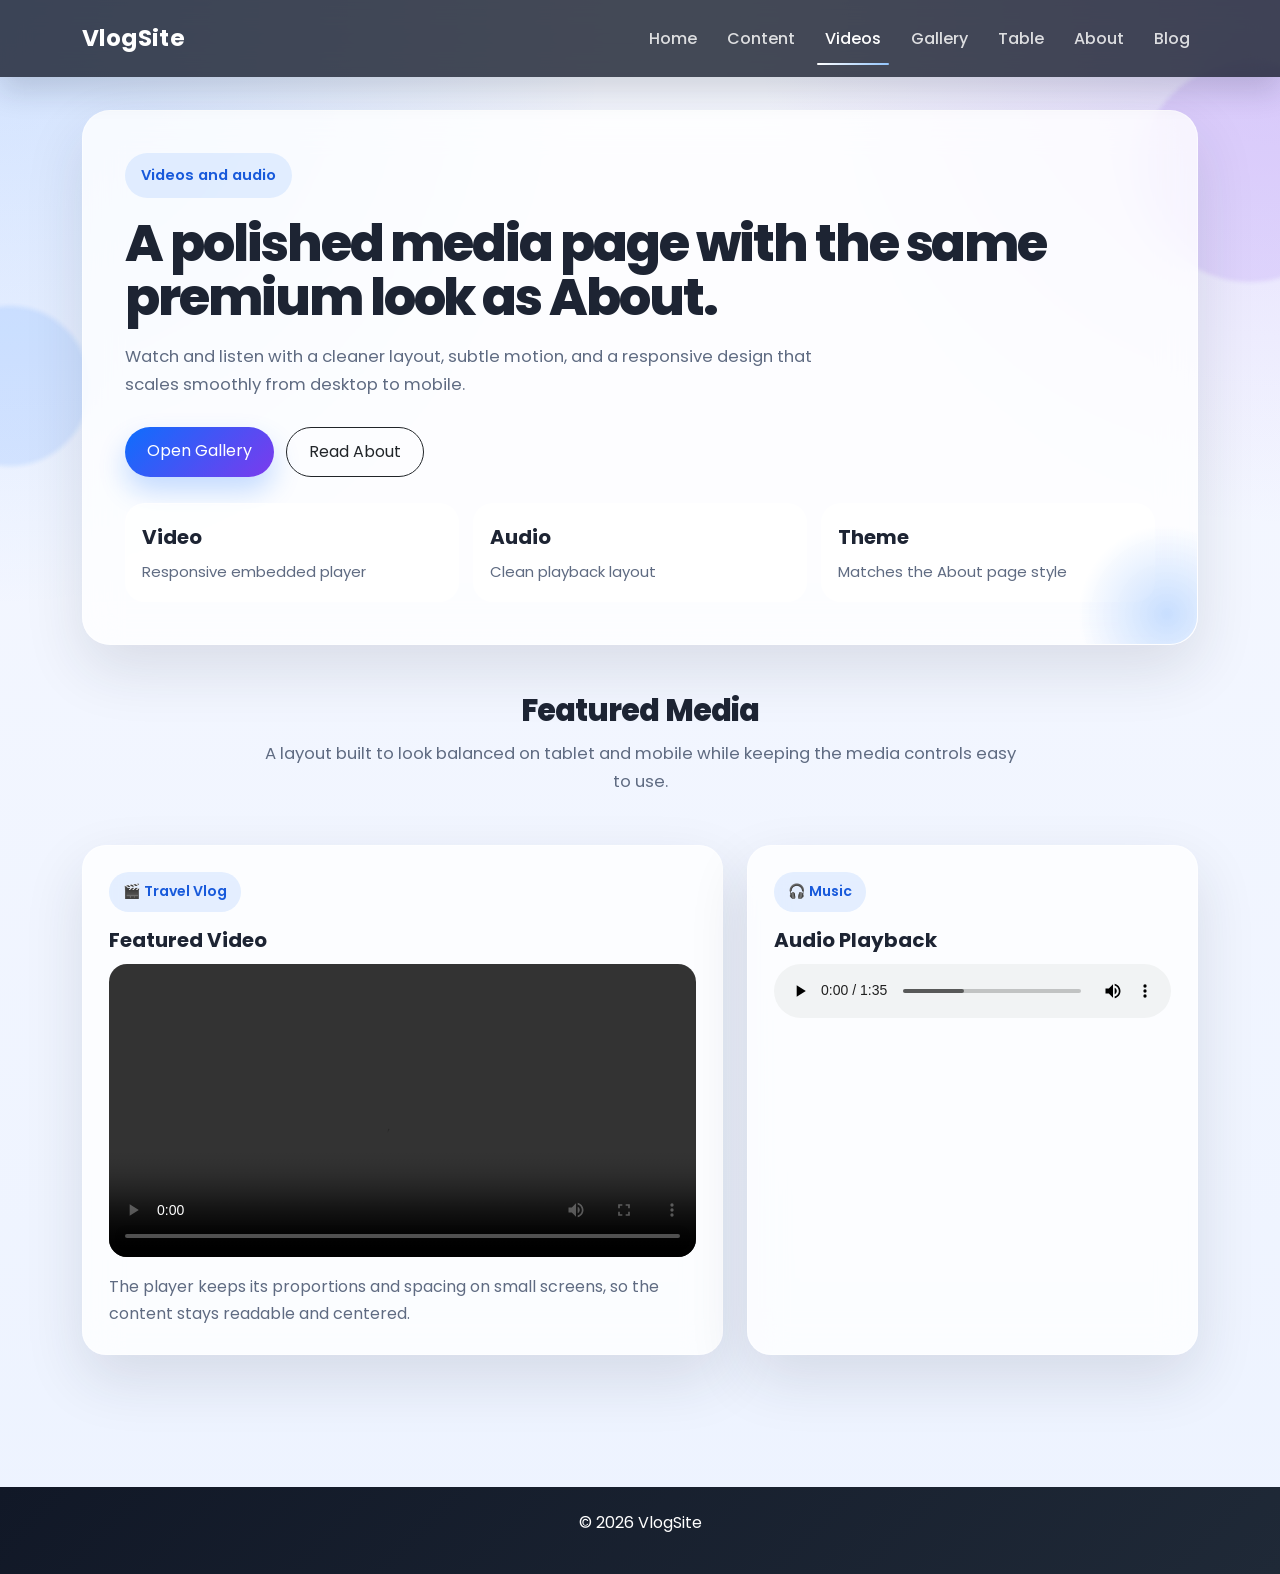
<file: videos.html>
<!DOCTYPE html>
<html>
<head>
<meta charset="UTF-8">
<meta name="viewport" content="width=device-width, initial-scale=1.0">
<title>VlogSite | Videos</title>
<link href="https://cdn.jsdelivr.net/npm/bootstrap@5.3.3/dist/css/bootstrap.min.css" rel="stylesheet">
<link rel="preconnect" href="https://fonts.googleapis.com">
<link rel="preconnect" href="https://fonts.gstatic.com" crossorigin>
<link href="https://fonts.googleapis.com/css2?family=Poppins:wght@400;500;600;700;800&display=swap" rel="stylesheet">
<link rel="stylesheet" href="style.css">
<style>
    :root {
        --bg-1: #f6f8ff;
        --bg-2: #edf3ff;
        --ink: #1d2433;
        --muted: #5f6b82;
        --primary: #0d6efd;
        --accent: #7c3aed;
        --card: rgba(255, 255, 255, 0.78);
        --line: rgba(255, 255, 255, 0.5);
    }

    * {
        box-sizing: border-box;
    }

    html {
        scroll-behavior: smooth;
    }

    body {
        margin: 0;
        padding-top: 86px;
        font-family: 'Poppins', sans-serif;
        color: var(--ink);
        background:
            radial-gradient(circle at top left, rgba(13, 110, 253, 0.16), transparent 30%),
            radial-gradient(circle at top right, rgba(124, 58, 237, 0.16), transparent 26%),
            linear-gradient(180deg, var(--bg-1), var(--bg-2));
        min-height: 100vh;
        overflow-x: hidden;
    }

    .navbar {
        background: rgba(17, 24, 39, 0.78);
        backdrop-filter: blur(14px);
        box-shadow: 0 14px 30px rgba(15, 23, 42, 0.16);
        padding: 14px 0;
    }

    .navbar-brand {
        font-size: 1.45rem;
        color: #fff !important;
        letter-spacing: 0.4px;
    }

    .navbar-nav .nav-link {
        color: rgba(255, 255, 255, 0.82) !important;
        margin-left: 14px;
        position: relative;
        font-weight: 500;
    }

    .navbar-nav .nav-link::after {
        content: "";
        position: absolute;
        left: 0;
        bottom: -5px;
        width: 0;
        height: 2px;
        border-radius: 999px;
        background: linear-gradient(90deg, #ffffff, #93c5fd);
        transition: width 0.28s ease;
    }

    .navbar-nav .nav-link:hover::after,
    .navbar-nav .nav-link.active::after {
        width: 100%;
    }

    .nav-link.active {
        color: #ffffff !important;
    }

    .page-shell {
        position: relative;
        isolation: isolate;
        padding: 24px 0 56px;
    }

    .page-shell::before,
    .page-shell::after {
        content: "";
        position: absolute;
        border-radius: 999px;
        filter: blur(2px);
        opacity: 0.8;
        z-index: -1;
        animation: float 10s ease-in-out infinite;
    }

    .page-shell::before {
        width: 220px;
        height: 220px;
        top: -24px;
        right: -80px;
        background: rgba(124, 58, 237, 0.16);
    }

    .page-shell::after {
        width: 160px;
        height: 160px;
        left: -70px;
        top: 220px;
        background: rgba(13, 110, 253, 0.14);
        animation-delay: -4s;
    }

    .hero-panel,
    .feature-card,
    .media-card {
        background: var(--card);
        border: 1px solid var(--line);
        box-shadow: 0 24px 60px rgba(30, 41, 59, 0.12);
        backdrop-filter: blur(18px);
    }

    .hero-panel {
        border-radius: 28px;
        padding: 42px;
        position: relative;
        overflow: hidden;
        animation: fadeUp 0.8s ease both;
    }

    .hero-panel::before {
        content: "";
        position: absolute;
        inset: auto -60px -60px auto;
        width: 180px;
        height: 180px;
        border-radius: 50%;
        background: radial-gradient(circle, rgba(13, 110, 253, 0.22), transparent 70%);
    }

    .eyebrow {
        display: inline-flex;
        align-items: center;
        gap: 10px;
        padding: 10px 16px;
        border-radius: 999px;
        background: rgba(13, 110, 253, 0.1);
        color: #185adb;
        font-weight: 600;
        font-size: 0.92rem;
        margin-bottom: 18px;
    }

    .hero-title {
        font-size: clamp(2rem, 4vw, 4rem);
        line-height: 1.06;
        font-weight: 800;
        letter-spacing: -0.04em;
        margin-bottom: 18px;
    }

    .hero-copy {
        max-width: 720px;
        color: var(--muted);
        font-size: 1.04rem;
        margin-bottom: 28px;
    }

    .hero-actions {
        display: flex;
        flex-wrap: wrap;
        gap: 12px;
        margin-bottom: 26px;
    }

    .btn-primary {
        background: linear-gradient(135deg, var(--primary), var(--accent));
        border: none;
        border-radius: 999px;
        padding: 12px 22px;
        box-shadow: 0 14px 28px rgba(13, 110, 253, 0.24);
        transition: transform 0.25s ease, box-shadow 0.25s ease;
    }

    .btn-primary:hover {
        transform: translateY(-2px);
        box-shadow: 0 18px 30px rgba(13, 110, 253, 0.28);
    }

    .btn-outline-dark {
        border-radius: 999px;
        padding: 12px 22px;
    }

    .hero-metrics {
        display: grid;
        grid-template-columns: repeat(3, minmax(0, 1fr));
        gap: 14px;
    }

    .metric {
        padding: 16px;
        border-radius: 20px;
        background: rgba(255, 255, 255, 0.72);
        border: 1px solid rgba(255, 255, 255, 0.65);
    }

    .metric strong {
        display: block;
        font-size: 1.25rem;
        margin-bottom: 4px;
    }

    .metric span {
        color: var(--muted);
        font-size: 0.93rem;
    }

    .section-heading {
        font-size: clamp(1.6rem, 2.4vw, 2.4rem);
        font-weight: 800;
        letter-spacing: -0.03em;
        margin-bottom: 10px;
    }

    .section-lead {
        color: var(--muted);
        max-width: 760px;
        margin: 0 auto;
    }

    .media-card,
    .feature-card {
        border-radius: 24px;
        padding: 26px;
        height: 100%;
        transition: transform 0.28s ease, box-shadow 0.28s ease, border-color 0.28s ease;
        animation: fadeUp 0.8s ease both;
    }

    .media-card:hover,
    .feature-card:hover {
        transform: translateY(-8px);
        box-shadow: 0 30px 70px rgba(30, 41, 59, 0.16);
        border-color: rgba(13, 110, 253, 0.22);
    }

    .media-chip {
        display: inline-flex;
        align-items: center;
        gap: 8px;
        padding: 8px 14px;
        border-radius: 999px;
        background: rgba(13, 110, 253, 0.1);
        color: #185adb;
        font-weight: 600;
        font-size: 0.88rem;
        margin-bottom: 16px;
    }

    .media-card h5,
    .feature-card h4 {
        font-weight: 700;
        margin-bottom: 12px;
    }

    .media-card p,
    .feature-card p {
        color: var(--muted);
        margin-bottom: 0;
    }

    video,
    audio {
        width: 100%;
        border-radius: 18px;
        display: block;
    }

    video {
        max-height: 340px;
        object-fit: cover;
    }

    .feature-icon {
        width: 72px;
        height: 72px;
        margin: 0 auto 18px;
        border-radius: 22px;
        display: grid;
        place-items: center;
        font-size: 2rem;
        background: linear-gradient(135deg, rgba(13, 110, 253, 0.12), rgba(124, 58, 237, 0.14));
        animation: float 7s ease-in-out infinite;
    }

    footer {
        background: linear-gradient(135deg, #111827, #1f2937);
        color: white;
        text-align: center;
        padding: 22px 12px;
        margin-top: 28px;
    }

    .fade-delay-1 { animation-delay: 0.06s; }
    .fade-delay-2 { animation-delay: 0.12s; }

    @keyframes fadeUp {
        from {
            opacity: 0;
            transform: translateY(22px);
        }
        to {
            opacity: 1;
            transform: translateY(0);
        }
    }

    @keyframes float {
        0%, 100% { transform: translateY(0px); }
        50% { transform: translateY(-10px); }
    }

    @media (max-width: 991.98px) {
        body {
            padding-top: 78px;
        }

        .hero-panel,
        .media-card {
            padding: 30px;
        }

        .hero-metrics {
            grid-template-columns: 1fr;
        }
    }

    @media (max-width: 767.98px) {
        .navbar-nav .nav-link {
            margin-left: 0;
            padding: 8px 0;
        }

        .hero-panel {
            padding: 24px 20px;
            border-radius: 22px;
        }

        .hero-actions {
            flex-direction: column;
        }

        .hero-actions .btn {
            width: 100%;
        }

        .media-card,
        .feature-card {
            padding: 22px 18px;
            border-radius: 22px;
        }
    }
</style>
</head>
<body>

<nav class="navbar navbar-expand-lg navbar-dark fixed-top">
<div class="container">
<a class="navbar-brand fw-bold" href="v1.html">VlogSite</a>
<button class="navbar-toggler" data-bs-toggle="collapse" data-bs-target="#menu">
<span class="navbar-toggler-icon"></span>
</button>
<div class="collapse navbar-collapse" id="menu">
<ul class="navbar-nav ms-auto">
<li class="nav-item"><a class="nav-link" href="v1.html">Home</a></li>
<li class="nav-item"><a class="nav-link" href="content.html">Content</a></li>
<li class="nav-item"><a class="nav-link active" href="videos.html">Videos</a></li>
<li class="nav-item"><a class="nav-link" href="gallery.html">Gallery</a></li>
<li class="nav-item"><a class="nav-link" href="table.html">Table</a></li>
<li class="nav-item"><a class="nav-link" href="about.html">About</a></li>
<li class="nav-item"><a class="nav-link" href="blog.html">Blog</a></li>
</ul>
</div>
</div>
</nav>

<main class="page-shell">
<section class="container">
    <div class="hero-panel">
        <div class="eyebrow">Videos and audio</div>
        <h1 class="hero-title">A polished media page with the same premium look as About.</h1>
        <p class="hero-copy">
            Watch and listen with a cleaner layout, subtle motion, and a responsive design that scales smoothly from desktop to mobile.
        </p>
        <div class="hero-actions">
            <a class="btn btn-primary" href="gallery.html">Open Gallery</a>
            <a class="btn btn-outline-dark" href="about.html">Read About</a>
        </div>
        <div class="hero-metrics">
            <div class="metric">
                <strong>Video</strong>
                <span>Responsive embedded player</span>
            </div>
            <div class="metric">
                <strong>Audio</strong>
                <span>Clean playback layout</span>
            </div>
            <div class="metric">
                <strong>Theme</strong>
                <span>Matches the About page style</span>
            </div>
        </div>
    </div>
</section>

<section class="container py-4 py-md-5">
    <div class="text-center mb-4 mb-md-5">
        <h2 class="section-heading">Featured Media</h2>
        <p class="section-lead">A layout built to look balanced on tablet and mobile while keeping the media controls easy to use.</p>
    </div>

    <div class="row g-4">
        <div class="col-12 col-lg-7">
            <div class="media-card fade-delay-1">
                <div class="media-chip">🎬 Travel Vlog</div>
                <h5>Featured Video</h5>
                <video controls>
                    <source src="https://www.w3schools.com/html/mov_bbb.mp4" type="video/mp4">
                </video>
                <p class="mt-3">The player keeps its proportions and spacing on small screens, so the content stays readable and centered.</p>
            </div>
        </div>

        <div class="col-12 col-lg-5">
            <div class="media-card fade-delay-2">
                <div class="media-chip">🎧 Music</div>
                <h5>Audio Playback</h5>
                <audio controls>
                    <source src="back_s.mp3" type="audio/mpeg">
                </audio>
            </div>
        </div>
    </div>
</section>
</main>

<footer>
<p>© 2026 VlogSite</p>
</footer>

<script src="https://cdn.jsdelivr.net/npm/bootstrap@5.3.3/dist/js/bootstrap.bundle.min.js"></script>
</body>
</html>
</file>
<file: style.css>
/* ===== Global Reset ===== */
* {
    margin: 0;
    padding: 0;
    box-sizing: border-box;
}

:root {
    --bg-1: #f6f8ff;
    --bg-2: #edf3ff;
    --ink: #1d2433;
    --muted: #5f6b82;
    --primary: #0d6efd;
    --accent: #7c3aed;
    --card: rgba(255, 255, 255, 0.78);
    --line: rgba(255, 255, 255, 0.5);
}

html {
    scroll-behavior: smooth;
    overflow-x: clip;
}

body {
    margin: 0;
    padding-top: 86px;
    font-family: 'Poppins', sans-serif;
    color: var(--ink);
    line-height: 1.7;
    background:
        radial-gradient(circle at top left, rgba(13, 110, 253, 0.16), transparent 30%),
        radial-gradient(circle at top right, rgba(124, 58, 237, 0.16), transparent 26%),
        linear-gradient(180deg, var(--bg-1), var(--bg-2));
    min-height: 100vh;
    overflow-x: clip;
}

.navbar {
    background: rgba(17, 24, 39, 0.78) !important;
    backdrop-filter: blur(14px);
    box-shadow: 0 14px 30px rgba(15, 23, 42, 0.16);
    padding: 14px 0;
}

.navbar-brand {
    font-size: 1.45rem;
    color: #fff !important;
    letter-spacing: 0.4px;
    font-weight: 700;
}

.navbar-toggler {
    border: 1px solid rgba(255, 255, 255, 0.35);
    padding: 0.3rem 0.5rem;
}

.navbar-toggler-icon {
    filter: brightness(0) invert(1);
}

.navbar-toggler:focus {
    box-shadow: 0 0 0 0.18rem rgba(147, 197, 253, 0.35);
}

.navbar-nav .nav-link {
    color: rgba(255, 255, 255, 0.82) !important;
    margin-left: 14px;
    position: relative;
    font-weight: 500;
}

.navbar-nav .nav-link::after {
    content: "";
    position: absolute;
    left: 0;
    bottom: -5px;
    width: 0;
    height: 2px;
    border-radius: 999px;
    background: linear-gradient(90deg, #ffffff, #93c5fd);
    transition: width 0.28s ease;
}

.navbar-nav .nav-link:hover::after,
.navbar-nav .nav-link.active::after {
    width: 100%;
}

.nav-link.active {
    color: #ffffff !important;
}

.page-shell {
    position: relative;
    isolation: isolate;
    padding: 24px 0 56px;
}

.page-shell::before,
.page-shell::after {
    content: "";
    position: absolute;
    border-radius: 999px;
    filter: blur(2px);
    opacity: 0.8;
    z-index: -1;
    animation: float 10s ease-in-out infinite;
}

.page-shell::before {
    width: 220px;
    height: 220px;
    top: -24px;
    right: -80px;
    background: rgba(124, 58, 237, 0.16);
}

.page-shell::after {
    width: 160px;
    height: 160px;
    left: -70px;
    top: 220px;
    background: rgba(13, 110, 253, 0.14);
    animation-delay: -4s;
}

section.container,
section.container-fluid,
.page-shell > section {
    position: relative;
}

.hero-panel,
.feature-card,
.media-card,
.developer-panel,
.gallery-card,
.blog-card,
.table-card {
    background: var(--card);
    border: 1px solid var(--line);
    box-shadow: 0 24px 60px rgba(30, 41, 59, 0.12);
    backdrop-filter: blur(18px);
}

.hero-panel {
    border-radius: 28px;
    padding: 42px;
    position: relative;
    overflow: hidden;
    animation: fadeUp 0.8s ease both;
}

.hero-panel::before {
    content: "";
    position: absolute;
    inset: auto -60px -60px auto;
    width: 180px;
    height: 180px;
    border-radius: 50%;
    background: radial-gradient(circle, rgba(13, 110, 253, 0.22), transparent 70%);
}

.eyebrow,
.media-chip,
.hero-badge {
    display: inline-flex;
    align-items: center;
    gap: 10px;
    padding: 10px 16px;
    border-radius: 999px;
    background: rgba(13, 110, 253, 0.1);
    color: #185adb;
    font-weight: 600;
    font-size: 0.92rem;
    margin-bottom: 18px;
}

.hero-title,
.section-heading {
    letter-spacing: -0.04em;
}

.hero-title {
    font-size: clamp(2rem, 4vw, 4rem);
    line-height: 1.06;
    font-weight: 800;
    margin-bottom: 18px;
}

.hero-copy,
.section-lead,
.page-copy {
    color: var(--muted);
    font-size: 1.04rem;
}

.hero-copy {
    max-width: 720px;
    margin-bottom: 28px;
}

.hero-actions {
    display: flex;
    flex-wrap: wrap;
    gap: 12px;
    margin-bottom: 26px;
}

.btn-primary {
    background: linear-gradient(135deg, var(--primary), var(--accent));
    border: none !important;
    border-radius: 999px;
    padding: 12px 22px;
    box-shadow: 0 14px 28px rgba(13, 110, 253, 0.24);
    transition: transform 0.25s ease, box-shadow 0.25s ease;
}

.btn-primary:hover {
    transform: translateY(-2px);
    box-shadow: 0 18px 30px rgba(13, 110, 253, 0.28);
}

.btn-outline-dark {
    border-radius: 999px;
    padding: 12px 22px;
}

.hero-metrics {
    display: grid;
    grid-template-columns: repeat(3, minmax(0, 1fr));
    gap: 14px;
}

.table-responsive {
    border-radius: 18px;
}

.metric {
    padding: 16px;
    border-radius: 20px;
    background: rgba(255, 255, 255, 0.72);
    border: 1px solid rgba(255, 255, 255, 0.65);
}

.metric strong {
    display: block;
    font-size: 1.25rem;
    margin-bottom: 4px;
}

.metric span {
    color: var(--muted);
    font-size: 0.93rem;
}

.section-heading {
    font-size: clamp(1.6rem, 2.4vw, 2.4rem);
    font-weight: 800;
    margin-bottom: 10px;
}

.section-lead {
    max-width: 760px;
    margin: 0 auto;
}

.feature-card,
.media-card,
.gallery-card,
.blog-card,
.table-card,
.developer-panel {
    border-radius: 24px;
    padding: 26px;
    height: 100%;
    transition: transform 0.28s ease, box-shadow 0.28s ease, border-color 0.28s ease;
    animation: fadeUp 0.8s ease both;
}

.feature-card:hover,
.media-card:hover,
.gallery-card:hover,
.blog-card:hover,
.table-card:hover,
.developer-panel:hover {
    transform: translateY(-8px);
    box-shadow: 0 30px 70px rgba(30, 41, 59, 0.16);
    border-color: rgba(13, 110, 253, 0.22);
}

.feature-icon {
    width: 72px;
    height: 72px;
    margin: 0 auto 18px;
    border-radius: 22px;
    display: grid;
    place-items: center;
    font-size: 2rem;
    background: linear-gradient(135deg, rgba(13, 110, 253, 0.12), rgba(124, 58, 237, 0.14));
    animation: float 7s ease-in-out infinite;
}

.feature-card h4,
.media-card h5,
.blog-card h4,
.gallery-card h4,
.table-card h4 {
    font-weight: 700;
    margin-bottom: 12px;
}

.feature-card p,
.media-card p,
.blog-card p,
.gallery-card p,
.table-card p,
.developer-panel p {
    color: var(--muted);
    margin-bottom: 0;
}

.media-card h5,
.blog-card h4,
.table-card h4 {
    margin-bottom: 16px;
}

video,
audio {
    width: 100%;
    border-radius: 18px;
    display: block;
}

video {
    max-height: 340px;
    object-fit: cover;
}

.gallery-grid img {
    width: 100%;
    border-radius: 20px;
    box-shadow: 0 18px 35px rgba(30, 41, 59, 0.12);
    transition: transform 0.28s ease, box-shadow 0.28s ease;
}

.gallery-grid img:hover {
    transform: translateY(-6px) scale(1.01);
    box-shadow: 0 24px 45px rgba(30, 41, 59, 0.16);
}

.table-card table {
    margin-bottom: 0;
    overflow: hidden;
    border-radius: 18px;
}

.table-card thead th {
    background: linear-gradient(135deg, var(--primary), var(--accent));
    color: #fff;
    border: none;
}

.table-card tbody tr:hover td {
    background: #eef3ff;
}

.blog-card .btn,
.media-card .btn,
.hero-actions .btn {
    border-radius: 999px;
}

.developer-panel {
    text-align: center;
}

.avatar {
    width: 88px;
    height: 88px;
    margin: 0 auto 18px;
    border-radius: 50%;
    display: grid;
    place-items: center;
    background: linear-gradient(135deg, var(--primary), var(--accent));
    color: white;
    font-size: 2rem;
    font-weight: 700;
    box-shadow: 0 16px 30px rgba(13, 110, 253, 0.22);
}

footer {
    background: linear-gradient(135deg, #111827, #1f2937);
    color: white;
    text-align: center;
    padding: 22px 12px;
    margin-top: 28px;
}

.fade-delay-1 { animation-delay: 0.06s; }
.fade-delay-2 { animation-delay: 0.12s; }
.fade-delay-3 { animation-delay: 0.18s; }

@keyframes fadeUp {
    from {
        opacity: 0;
        transform: translateY(22px);
    }
    to {
        opacity: 1;
        transform: translateY(0);
    }
}

@keyframes float {
    0%, 100% { transform: translateY(0px); }
    50% { transform: translateY(-10px); }
}

@media (max-width: 991.98px) {
    body {
        padding-top: 78px;
    }

    .page-shell {
        padding: 20px 0 48px;
    }

    .hero-title {
        font-size: clamp(1.75rem, 4.6vw, 2.8rem);
    }

    .hero-copy,
    .section-lead,
    .page-copy {
        font-size: 1rem;
    }

    .hero-panel,
    .media-card,
    .gallery-card,
    .blog-card,
    .table-card,
    .developer-panel {
        padding: 28px;
        border-radius: 24px;
    }

    .hero-metrics {
        grid-template-columns: repeat(2, minmax(0, 1fr));
    }

    .feature-card {
        padding: 24px;
        border-radius: 24px;
    }

    .gallery-grid img {
        border-radius: 16px;
    }
}

@media (max-width: 767.98px) {
    .navbar .container {
        padding-left: 16px;
        padding-right: 16px;
    }

    .navbar-brand {
        font-size: 1.35rem;
    }

    .navbar-collapse {
        margin-top: 10px;
        border-radius: 12px;
        background: rgba(17, 24, 39, 0.92);
        padding: 10px 12px;
        box-shadow: 0 18px 30px rgba(15, 23, 42, 0.2);
    }

    .navbar-toggler {
        display: block;
    }

    .navbar-toggler-icon {
        width: 1.1em;
        height: 1.1em;
    }

    .navbar-nav .nav-link {
        margin-left: 0;
        padding: 8px 0;
    }

    .page-shell {
        padding: 12px 0 34px;
    }

    .hero-panel {
        padding: 18px 14px;
        border-radius: 22px;
    }

    .hero-title {
        font-size: clamp(1.6rem, 8vw, 2.2rem);
        line-height: 1.15;
    }

    .eyebrow,
    .media-chip,
    .hero-badge {
        font-size: 0.82rem;
        padding: 8px 12px;
        margin-bottom: 14px;
    }

    .hero-actions {
        flex-direction: column;
    }

    .hero-actions .btn {
        width: 100%;
        min-height: 48px;
    }

    .hero-metrics {
        grid-template-columns: 1fr;
    }

    .feature-card,
    .media-card,
    .gallery-card,
    .blog-card,
    .table-card,
    .developer-panel {
        padding: 18px 16px;
        border-radius: 18px;
    }

    .feature-icon {
        width: 58px;
        height: 58px;
        font-size: 1.5rem;
    }

    .table-card table {
        font-size: 0.92rem;
    }

    footer {
        margin-top: 20px;
        padding: 18px 10px;
        font-size: 0.9rem;
    }
}

@media (max-width: 575.98px) {
    body {
        padding-top: 74px;
    }

    .container,
    .container-fluid {
        padding-left: 16px;
        padding-right: 16px;
    }

    .navbar {
        padding: 8px 0;
    }

    .navbar-brand {
        font-size: 1.05rem;
        margin-left: 6px;
    }

    .navbar-toggler {
        padding: 0.22rem 0.34rem;
    }

    .navbar-toggler-icon {
        width: 0.88em;
        height: 0.88em;
    }

    .page-shell::before,
    .page-shell::after,
    .hero-panel::before {
        display: none;
    }

    .page-shell {
        padding: 6px 0 20px;
    }

    .hero-panel,
    .feature-card,
    .media-card,
    .gallery-card,
    .blog-card,
    .table-card,
    .developer-panel {
        border-radius: 18px;
        padding: 12px 10px;
    }

    .hero-panel {
        padding: 12px 10px;
    }

    .hero-copy,
    .section-lead,
    .page-copy,
    .feature-card p,
    .media-card p,
    .blog-card p,
    .gallery-card p,
    .table-card p {
        font-size: 0.84rem;
        line-height: 1.55;
    }

    .hero-actions {
        gap: 8px;
        margin-bottom: 16px;
    }

    .hero-actions .btn {
        min-height: 42px;
        font-size: 0.9rem;
    }

    .section-heading {
        font-size: 1.12rem;
        line-height: 1.18;
        margin-bottom: 8px;
    }

    .feature-card h4,
    .media-card h5,
    .blog-card h4,
    .gallery-card h4,
    .table-card h4 {
        font-size: 0.95rem;
        margin-bottom: 6px;
    }

    .metric {
        padding: 8px;
        border-radius: 16px;
    }

    .metric strong {
        font-size: 0.95rem;
    }

    .metric span {
        font-size: 0.76rem;
    }

    .table-card table {
        font-size: 0.78rem;
    }

    .table-card thead th,
    .table-card tbody td {
        padding: 0.45rem 0.35rem;
    }

    footer {
        margin-top: 12px;
        padding: 12px 10px;
        font-size: 0.78rem;
    }
}
</file>
